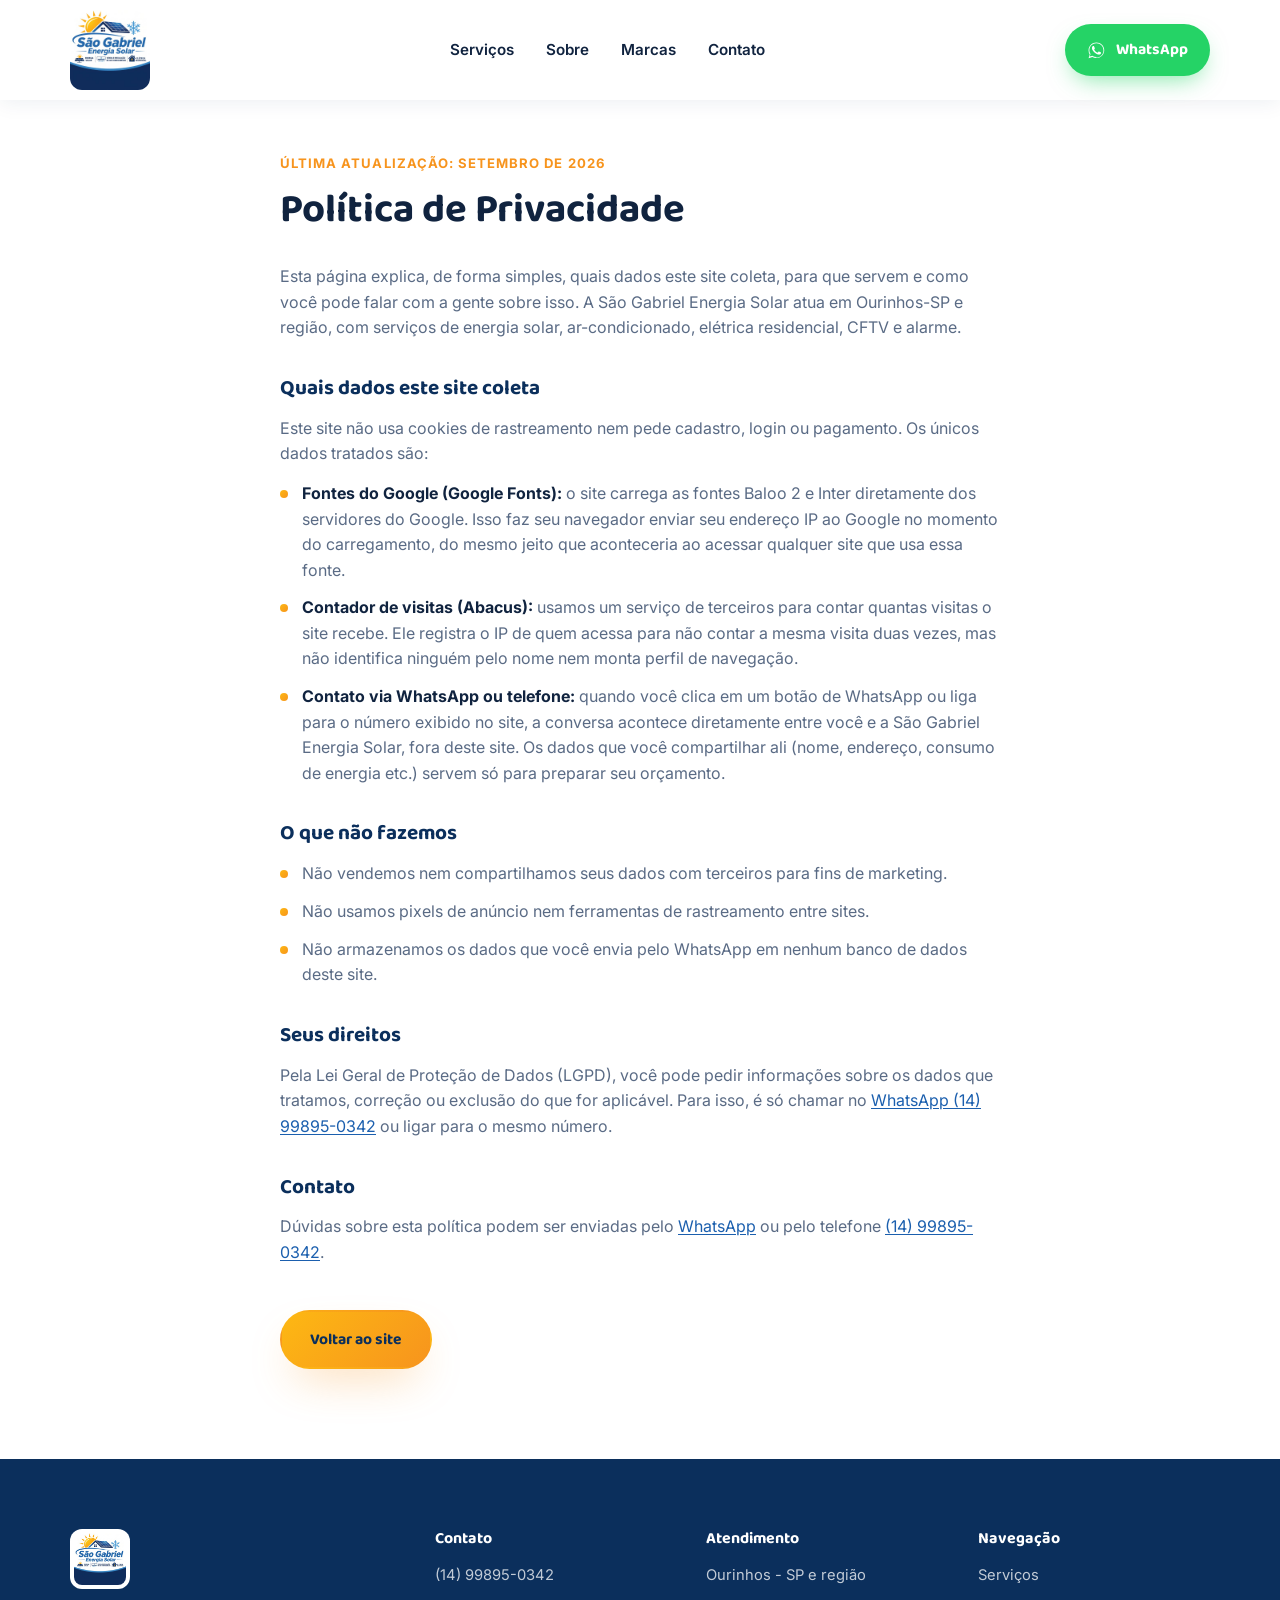
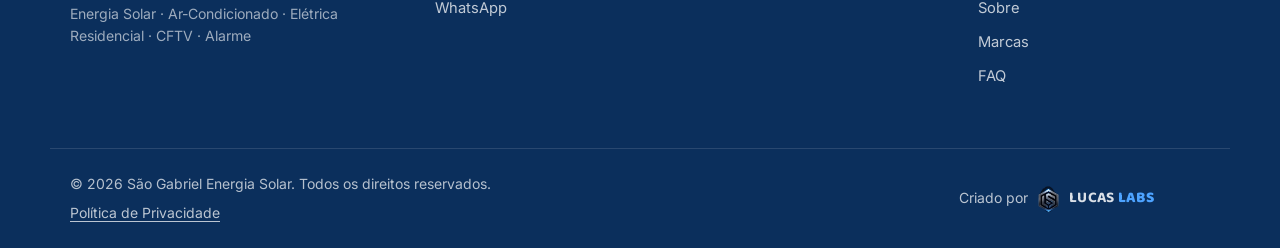
<file: privacidade.html>
<!DOCTYPE html>
<html lang="pt-BR">
<head>
<meta charset="UTF-8">
<meta name="viewport" content="width=device-width, initial-scale=1.0">
<title>Política de Privacidade | São Gabriel Energia Solar</title>
<meta name="description" content="Política de privacidade da São Gabriel Energia Solar: quais dados são coletados neste site, para que servem e como você pode exercer seus direitos.">
<meta name="robots" content="noindex">
<link rel="canonical" href="https://saogabrielrm.com.br/privacidade.html">
<link rel="icon" type="image/png" sizes="32x32" href="images/favicon-32.png">
<link rel="preconnect" href="https://fonts.googleapis.com">
<link rel="preconnect" href="https://fonts.gstatic.com" crossorigin>
<link href="https://fonts.googleapis.com/css2?family=Baloo+2:wght@600;700;800&family=Inter:wght@400;500;600;700&display=swap" rel="stylesheet">
<link rel="stylesheet" href="css/style.css">
</head>
<body>

<a href="#conteudo" class="skip-link">Pular para o conteúdo</a>

<!-- ===== HEADER ===== -->
<header class="header" id="header">
  <div class="container header__inner">
    <a href="index.html" class="header__brand">
      <img src="images/logo.jpg" alt="São Gabriel Energia Solar" class="header__logo">
    </a>
    <nav class="header__nav" id="nav">
      <a href="index.html#servicos" class="nav__link">Serviços</a>
      <a href="index.html#sobre" class="nav__link">Sobre</a>
      <a href="index.html#marcas" class="nav__link">Marcas</a>
      <a href="index.html#contato" class="nav__link">Contato</a>
    </nav>
    <div class="header__actions">
      <a href="https://wa.me/5514998950342?text=Ol%C3%A1!%20Vi%20o%20site%20da%20S%C3%A3o%20Gabriel%20Energia%20Solar%20e%20quero%20saber%20mais%20sobre%20os%20servi%C3%A7os." target="_blank" rel="noopener" class="btn btn--cta">
        <svg class="icon" viewBox="0 0 24 24" fill="currentColor" aria-hidden="true"><path d="M17.5 14.4c-.3-.1-1.7-.9-2-1-.3-.1-.5-.1-.7.1-.2.3-.8 1-.9 1.2-.2.2-.3.2-.6.1-.3-.1-1.3-.5-2.4-1.5-.9-.8-1.5-1.8-1.7-2.1-.2-.3 0-.5.1-.6.1-.1.3-.3.4-.5.1-.2.2-.3.3-.5.1-.2 0-.4 0-.5C10 9 9.4 7.6 9.1 7c-.2-.5-.4-.5-.6-.5h-.5c-.2 0-.5.1-.7.3-.3.3-1 1-1 2.4s1 2.8 1.2 3c.1.2 2 3.1 4.9 4.3.7.3 1.2.5 1.6.6.7.2 1.3.2 1.8.1.5-.1 1.7-.7 1.9-1.4.2-.7.2-1.2.2-1.4-.1-.1-.3-.2-.6-.4z"/><path d="M12 2C6.5 2 2 6.5 2 12c0 1.9.5 3.7 1.5 5.3L2 22l4.8-1.5c1.5.8 3.2 1.3 5.2 1.3 5.5 0 10-4.5 10-10S17.5 2 12 2zm0 18.3c-1.7 0-3.4-.5-4.8-1.3l-.3-.2-3.4 1 1-3.3-.2-.3C3.5 15 3 13.5 3 12c0-5 4-9 9-9s9 4 9 9-4 9-9 9.3z"/></svg>
        <span>WhatsApp</span>
      </a>
    </div>
    <button class="header__burger" id="burger" aria-label="Abrir menu" aria-expanded="false">
      <span></span><span></span><span></span>
    </button>
  </div>
</header>

<div class="nav-backdrop" id="navBackdrop"></div>

<!-- ===== CONTEÚDO ===== -->
<section class="legal" id="conteudo">
  <div class="container legal__wrap">
    <span class="eyebrow">Última atualização: setembro de 2026</span>
    <h1 class="section-title">Política de Privacidade</h1>

    <p>Esta página explica, de forma simples, quais dados este site coleta, para que servem e como você pode falar com a gente sobre isso. A São Gabriel Energia Solar atua em Ourinhos-SP e região, com serviços de energia solar, ar-condicionado, elétrica residencial, CFTV e alarme.</p>

    <h2>Quais dados este site coleta</h2>
    <p>Este site não usa cookies de rastreamento nem pede cadastro, login ou pagamento. Os únicos dados tratados são:</p>
    <ul class="legal__list">
      <li><strong>Fontes do Google (Google Fonts):</strong> o site carrega as fontes Baloo 2 e Inter diretamente dos servidores do Google. Isso faz seu navegador enviar seu endereço IP ao Google no momento do carregamento, do mesmo jeito que aconteceria ao acessar qualquer site que usa essa fonte.</li>
      <li><strong>Contador de visitas (Abacus):</strong> usamos um serviço de terceiros para contar quantas visitas o site recebe. Ele registra o IP de quem acessa para não contar a mesma visita duas vezes, mas não identifica ninguém pelo nome nem monta perfil de navegação.</li>
      <li><strong>Contato via WhatsApp ou telefone:</strong> quando você clica em um botão de WhatsApp ou liga para o número exibido no site, a conversa acontece diretamente entre você e a São Gabriel Energia Solar, fora deste site. Os dados que você compartilhar ali (nome, endereço, consumo de energia etc.) servem só para preparar seu orçamento.</li>
    </ul>

    <h2>O que não fazemos</h2>
    <ul class="legal__list">
      <li>Não vendemos nem compartilhamos seus dados com terceiros para fins de marketing.</li>
      <li>Não usamos pixels de anúncio nem ferramentas de rastreamento entre sites.</li>
      <li>Não armazenamos os dados que você envia pelo WhatsApp em nenhum banco de dados deste site.</li>
    </ul>

    <h2>Seus direitos</h2>
    <p>Pela Lei Geral de Proteção de Dados (LGPD), você pode pedir informações sobre os dados que tratamos, correção ou exclusão do que for aplicável. Para isso, é só chamar no <a href="https://wa.me/5514998950342">WhatsApp (14) 99895-0342</a> ou ligar para o mesmo número.</p>

    <h2>Contato</h2>
    <p>Dúvidas sobre esta política podem ser enviadas pelo <a href="https://wa.me/5514998950342">WhatsApp</a> ou pelo telefone <a href="tel:+5514998950342">(14) 99895-0342</a>.</p>

    <a href="index.html" class="btn btn--primary legal__back">Voltar ao site</a>
  </div>
</section>

<!-- ===== FOOTER ===== -->
<footer class="footer">
  <div class="container footer__grid">
    <div class="footer__brand">
      <img src="images/logo.jpg" alt="São Gabriel Energia Solar" class="footer__logo">
      <p>Energia Solar · Ar-Condicionado · Elétrica Residencial · CFTV · Alarme</p>
    </div>
    <div class="footer__col">
      <h3>Contato</h3>
      <a href="tel:+5514998950342">(14) 99895-0342</a>
      <a href="https://wa.me/5514998950342" target="_blank" rel="noopener">WhatsApp</a>
    </div>
    <div class="footer__col">
      <h3>Atendimento</h3>
      <p>Ourinhos - SP e região</p>
    </div>
    <div class="footer__col">
      <h3>Navegação</h3>
      <a href="index.html#servicos">Serviços</a>
      <a href="index.html#sobre">Sobre</a>
      <a href="index.html#marcas">Marcas</a>
      <a href="index.html#faq">FAQ</a>
    </div>
  </div>
  <div class="footer__bottom">
    <div class="container footer__bottom-inner">
      <div class="footer__legal">
        <p>&copy; <span id="year"></span> São Gabriel Energia Solar. Todos os direitos reservados.</p>
        <p class="footer__privacy"><a href="privacidade.html">Política de Privacidade</a></p>
      </div>
      <a href="https://lucaslabs.vercel.app/" target="_blank" rel="noopener" class="footer__credit">
        <span>Criado por</span>
        <img src="images/logo-lucaslabs-icon.png" alt="" class="footer__credit-logo">
        <span class="footer__credit-name">LUCAS <b>LABS</b></span>
      </a>
    </div>
  </div>
</footer>

<script>
  document.getElementById('year').textContent = new Date().getFullYear();

  const header = document.getElementById('header');
  const burger = document.getElementById('burger');
  const nav = document.getElementById('nav');
  const navBackdrop = document.getElementById('navBackdrop');

  window.addEventListener('scroll', () => {
    header.classList.toggle('is-scrolled', window.scrollY > 30);
  }, { passive: true });

  function setNavOpen(isOpen) {
    nav.classList.toggle('open', isOpen);
    burger.classList.toggle('open', isOpen);
    burger.setAttribute('aria-expanded', String(isOpen));
    if (navBackdrop) navBackdrop.classList.toggle('open', isOpen);
  }

  burger.addEventListener('click', () => setNavOpen(!nav.classList.contains('open')));
  if (navBackdrop) navBackdrop.addEventListener('click', () => setNavOpen(false));
</script>
</body>
</html>
</file>
<file: css/style.css>
/* ===================================================================
   São Gabriel Energia Solar, folha de estilos
   =================================================================== */

:root {
  --blue-navy: #0b2f5c;
  --blue-royal: #1b5fae;
  --blue-light: #2c6cb0;
  --yellow: #fdb813;
  --orange: #f7941d;
  --white: #ffffff;
  --gray-bg: #f4f8fc;
  --text-dark: #10233f;
  --text-muted: #5a6b85;

  --gradient-sun: linear-gradient(135deg, var(--yellow), var(--orange));
  --gradient-blue: linear-gradient(135deg, var(--blue-royal), var(--blue-navy));

  --shadow-blue: 0 20px 45px -15px rgba(27, 95, 174, 0.45);
  --shadow-orange: 0 20px 45px -15px rgba(247, 148, 29, 0.4);

  --radius: 20px;
  --container: 1180px;

  --font-head: "Baloo 2", "Poppins", sans-serif;
  --font-body: "Inter", system-ui, sans-serif;
}

* { box-sizing: border-box; margin: 0; padding: 0; }

html { scroll-behavior: smooth; }

body {
  font-family: var(--font-body);
  color: var(--text-dark);
  background: var(--white);
  overflow-x: hidden;
  line-height: 1.6;
}

img { max-width: 100%; display: block; }

a { color: inherit; text-decoration: none; }

ul { list-style: none; }

h1, h2, h3, h4 { font-family: var(--font-head); font-weight: 700; line-height: 1.2; }

.container {
  width: 100%;
  max-width: var(--container);
  margin: 0 auto;
  padding: 0 20px;
}

.icon { width: 1em; height: 1em; }

/* pular para o conteúdo: invisível até receber foco por teclado */
.skip-link {
  position: absolute;
  top: -100px;
  left: 20px;
  z-index: 1000;
  background: var(--blue-navy);
  color: var(--white);
  padding: 12px 20px;
  border-radius: 8px;
  font-weight: 600;
  transition: top 0.2s ease;
}
.skip-link:focus { top: 20px; }

/* anel de foco consistente para navegação por teclado, sitewide */
a:focus-visible,
button:focus-visible,
input:focus-visible {
  outline: 3px solid var(--yellow);
  outline-offset: 2px;
  border-radius: 4px;
}

/* ---------- scroll animation hooks ----------
   .reveal e .parallax-el nao levam estado inicial no CSS: o script.js
   define opacity/transform via GSAP so, entao sem JS ou com
   prefers-reduced-motion o conteudo aparece normal, no fluxo do documento. */

/* ---------- barra de progresso de leitura ---------- */
.scroll-progress {
  position: fixed;
  top: 0; left: 0;
  width: 100%; height: 4px;
  background: var(--gradient-sun);
  transform: scaleX(0);
  transform-origin: 0 0;
  z-index: 600;
  will-change: transform;
}

/* ---------- buttons ---------- */
.btn {
  display: inline-flex;
  align-items: center;
  gap: 10px;
  padding: 15px 28px;
  border-radius: 50px;
  font-family: var(--font-head);
  font-weight: 700;
  font-size: 0.98rem;
  border: 2px solid transparent;
  cursor: pointer;
  transition: transform 0.25s ease, box-shadow 0.25s ease, background 0.25s ease;
  white-space: nowrap;
}
.btn .icon { font-size: 1.2em; }
.btn--primary {
  background: var(--gradient-sun);
  color: var(--blue-navy);
  box-shadow: var(--shadow-orange);
}
.btn--primary:hover { transform: translateY(-3px); box-shadow: 0 25px 50px -15px rgba(247, 148, 29, 0.55); }
.btn--outline {
  background: rgba(255, 255, 255, 0.08);
  border-color: rgba(255, 255, 255, 0.6);
  color: var(--white);
  backdrop-filter: blur(6px);
}
.btn--outline:hover { background: rgba(255, 255, 255, 0.18); transform: translateY(-3px); }
.btn--cta {
  background: #25d366;
  color: var(--white);
  padding: 11px 20px;
  box-shadow: 0 10px 25px -8px rgba(37, 211, 102, 0.6);
}
.btn--cta:hover { transform: translateY(-2px); }
.btn--lg { padding: 18px 36px; font-size: 1.1rem; }

/* ===================================================================
   HEADER
   =================================================================== */
.header {
  position: fixed;
  top: 0; left: 0; right: 0;
  z-index: 500;
  background: rgba(255, 255, 255, 0.92);
  backdrop-filter: blur(10px);
  box-shadow: 0 2px 20px rgba(11, 47, 92, 0.08);
  transition: padding 0.3s ease;
}
.header__inner {
  display: flex;
  align-items: center;
  justify-content: space-between;
  gap: 20px;
  padding: 10px 20px;
  transition: padding 0.3s ease;
}
.header.is-scrolled .header__inner { padding: 6px 20px; }
.header__brand { display: flex; align-items: center; }
.header__logo {
  height: 80px;
  width: auto;
  border-radius: 12px;
  transition: height 0.35s cubic-bezier(0.4, 0, 0.2, 1);
}
.header.is-scrolled .header__logo { height: 46px; }
.header__nav {
  display: none;
  gap: 32px;
}
.nav__link {
  font-weight: 600;
  font-size: 0.95rem;
  color: var(--text-dark);
  position: relative;
  padding: 6px 0;
}
.nav__link::after {
  content: "";
  position: absolute;
  left: 0; bottom: 0;
  width: 0; height: 3px;
  background: var(--gradient-sun);
  border-radius: 3px;
  transition: width 0.25s ease;
}
.nav__link:hover::after { width: 100%; }

.header__burger {
  display: flex;
  flex-direction: column;
  justify-content: center;
  align-items: center;
  gap: 5px;
  width: 44px; height: 44px;
  background: none; border: none; cursor: pointer;
}
.header__burger span {
  width: 100%; height: 3px;
  background: var(--blue-navy);
  border-radius: 3px;
  transition: transform 0.3s ease, opacity 0.3s ease;
}
.header__burger.open span:nth-child(1) { transform: translateY(8px) rotate(45deg); }
.header__burger.open span:nth-child(2) { opacity: 0; }
.header__burger.open span:nth-child(3) { transform: translateY(-8px) rotate(-45deg); }

@media (min-width: 900px) {
  .header__nav { display: flex; }
  .header__burger { display: none; }
}

@media (max-width: 899px) {
  .header__nav {
    display: flex;
    position: fixed;
    z-index: 490;
    /* 100px = altura do header no topo da pagina (logo 80px + padding 10px*2);
       fica sempre abaixo dele, mesmo antes de rolar a pagina */
    top: 104px; right: 20px; left: 20px;
    background: var(--white);
    border-radius: var(--radius);
    box-shadow: 0 20px 50px rgba(11, 47, 92, 0.2);
    flex-direction: column;
    padding: 20px 24px;
    gap: 18px;
    transform: translateY(-20px);
    opacity: 0;
    pointer-events: none;
    transition: transform 0.3s ease, opacity 0.3s ease;
  }
  .header__nav.open { transform: translateY(0); opacity: 1; pointer-events: auto; }
  .header__actions .btn--cta span { display: none; }

  .nav-backdrop {
    position: fixed;
    inset: 0;
    z-index: 480;
    background: rgba(11, 47, 92, 0.55);
    opacity: 0;
    pointer-events: none;
    transition: opacity 0.3s ease;
  }
  .nav-backdrop.open { opacity: 1; pointer-events: auto; }
}
@media (min-width: 900px) {
  .nav-backdrop { display: none; }
}

/* ===================================================================
   HERO
   =================================================================== */
.hero {
  position: relative;
  min-height: 100vh;
  display: flex;
  align-items: center;
  overflow: hidden;
  padding-top: 90px;
}
.hero__bg { position: absolute; inset: 0; z-index: 0; overflow: hidden; }
.hero__img { width: 100%; height: 100%; object-fit: cover; will-change: transform; }
.hero__overlay {
  position: absolute; inset: 0;
  background:
    linear-gradient(180deg, rgba(11,47,92,0.75) 0%, rgba(11,47,92,0.55) 40%, rgba(11,47,92,0.92) 100%),
    linear-gradient(120deg, rgba(11,47,92,0.6), rgba(27,95,174,0.35));
}
.hero__blob {
  position: absolute;
  border-radius: 50%;
  filter: blur(60px);
  opacity: 0.5;
  z-index: 0;
}
.hero__blob--1 {
  width: 420px; height: 420px;
  background: var(--gradient-sun);
  top: -120px; right: -100px;
  opacity: 0.35;
}
.hero__blob--2 {
  width: 300px; height: 300px;
  background: var(--blue-light);
  bottom: -80px; left: -80px;
  opacity: 0.4;
}

.hero__content {
  position: relative;
  z-index: 2;
  color: var(--white);
  padding: 60px 20px 100px;
}
.badge {
  display: inline-block;
  background: rgba(255, 255, 255, 0.12);
  border: 1px solid rgba(255, 255, 255, 0.35);
  backdrop-filter: blur(6px);
  padding: 8px 18px;
  border-radius: 50px;
  font-size: 0.875rem;
  font-weight: 600;
  margin-bottom: 22px;
}
.hero__title {
  font-size: clamp(2.1rem, 6vw, 3.6rem);
  max-width: 820px;
  margin-bottom: 20px;
}
.text-yellow { color: var(--yellow); }

.sr-only {
  position: absolute;
  width: 1px; height: 1px;
  padding: 0; margin: -1px;
  overflow: hidden;
  clip: rect(0, 0, 0, 0);
  white-space: nowrap;
  border: 0;
}

.typewriter { display: inline-block; }
.typewriter-cursor {
  display: inline-block;
  width: 3px;
  height: 0.85em;
  margin-left: 4px;
  background: var(--yellow);
  vertical-align: -0.1em;
  animation: typewriter-blink 0.9s steps(1) infinite;
}
@keyframes typewriter-blink {
  0%, 49% { opacity: 1; }
  50%, 100% { opacity: 0; }
}
@media (prefers-reduced-motion: reduce) {
  .typewriter-cursor { animation: none; opacity: 1; }
}
.hero__subtitle {
  font-size: clamp(1rem, 2vw, 1.2rem);
  max-width: 620px;
  color: rgba(255, 255, 255, 0.88);
  margin-bottom: 34px;
}
.hero__cta { display: flex; flex-wrap: wrap; gap: 16px; margin-bottom: 44px; }
.hero__trust {
  display: flex;
  flex-wrap: wrap;
  gap: 18px 30px;
}
.trust__item {
  display: flex;
  align-items: center;
  gap: 8px;
  font-size: 0.9rem;
  font-weight: 600;
  color: rgba(255, 255, 255, 0.92);
}
.trust__item .icon { color: var(--yellow); font-size: 1.1em; }

.hero__scroll {
  position: absolute;
  bottom: 28px; left: 50%;
  transform: translateX(-50%);
  z-index: 2;
  color: var(--white);
  font-size: 1.6rem;
  animation: bounce 2.2s infinite;
  opacity: 0.85;
}
@keyframes bounce {
  0%, 100% { transform: translate(-50%, 0); }
  50% { transform: translate(-50%, 10px); }
}

/* ---------- section diagonal dividers ---------- */
.divider {
  position: relative;
  height: 70px;
  margin-top: -1px;
  background: var(--white);
}
.divider--down { clip-path: polygon(0 0, 100% 0, 100% 30%, 0 100%); background: var(--gray-bg); }
.divider--up { clip-path: polygon(0 30%, 100% 0, 100% 100%, 0 100%); background: var(--blue-navy); }

/* ===================================================================
   BRANDS STRIP
   =================================================================== */
.brands { background: var(--gray-bg); padding: 60px 0 70px; position: relative; overflow: hidden; }
.brands__blob {
  position: absolute;
  border-radius: 50%;
  filter: blur(70px);
  opacity: 0.35;
  pointer-events: none;
  z-index: 0;
}
.brands__blob--1 { width: 320px; height: 320px; background: var(--gradient-sun); top: -140px; left: 8%; }
.brands__blob--2 { width: 280px; height: 280px; background: var(--blue-light); bottom: -140px; right: 10%; }

.brands__label {
  position: relative;
  z-index: 1;
  text-align: center;
  font-weight: 600;
  color: var(--text-muted);
  margin-bottom: 34px;
  text-transform: uppercase;
  font-size: 0.875rem;
  letter-spacing: 0.06em;
}
.brands__row {
  position: relative;
  z-index: 1;
  display: flex;
  flex-wrap: wrap;
  align-items: center;
  justify-content: center;
  gap: 22px 24px;
}

/* chip em vidro liquido: translucido, com brilho no topo e borda fina */
.brand-chip {
  position: relative;
  display: flex;
  align-items: center;
  justify-content: center;
  width: 184px;
  height: 108px;
  border-radius: var(--radius);
  background: rgba(255, 255, 255, 0.5);
  backdrop-filter: blur(16px) saturate(160%);
  -webkit-backdrop-filter: blur(16px) saturate(160%);
  border: 1px solid rgba(255, 255, 255, 0.7);
  box-shadow:
    0 10px 30px -12px rgba(11, 47, 92, 0.25),
    inset 0 1px 0 rgba(255, 255, 255, 0.8);
  overflow: hidden;
  transition: background 0.3s ease, box-shadow 0.3s ease, border-color 0.3s ease;
}
.brand-chip::before {
  content: "";
  position: absolute;
  inset: 0;
  background: linear-gradient(135deg, rgba(255, 255, 255, 0.55) 0%, rgba(255, 255, 255, 0) 45%);
  pointer-events: none;
}
.brand-chip:hover {
  background: rgba(255, 255, 255, 0.72);
  border-color: rgba(255, 255, 255, 0.95);
  box-shadow:
    0 22px 48px -14px rgba(27, 95, 174, 0.4),
    inset 0 1px 0 rgba(255, 255, 255, 0.95);
}
/* translateY do hover fica a cargo do GSAP, mesmo motivo do .card/.step */

/* faixa de brilho que varre o chip no hover, controlada via GSAP (script.js) */
.brand-chip__shine {
  position: absolute;
  top: -60%; left: -35%;
  width: 35%; height: 220%;
  background: linear-gradient(105deg, rgba(255,255,255,0) 0%, rgba(255,255,255,0.75) 50%, rgba(255,255,255,0) 100%);
  pointer-events: none;
  z-index: 2;
}

.brand-chip img {
  position: relative;
  z-index: 1;
  height: 48px;
  width: auto;
  max-width: 80%;
  object-fit: contain;
  filter: grayscale(1) opacity(0.75);
  transition: filter 0.25s ease;
}
.brand-chip:hover img { filter: grayscale(0) opacity(1); }

/* ===================================================================
   SECTION HEADINGS (shared)
   =================================================================== */
.eyebrow {
  display: inline-block;
  font-weight: 700;
  color: var(--orange);
  text-transform: uppercase;
  letter-spacing: 0.08em;
  font-size: 0.82rem;
  margin-bottom: 12px;
}
.eyebrow--light { color: var(--yellow); }
.section-title {
  font-size: clamp(1.7rem, 4vw, 2.5rem);
  max-width: 700px;
  margin-bottom: 50px;
}
.section-title--light { color: var(--white); margin-bottom: 30px; }

/* ===================================================================
   SERVICES
   =================================================================== */
.services { padding: 90px 0 60px; background: var(--gray-bg); }
.services__grid {
  display: grid;
  grid-template-columns: 1fr;
  gap: 28px;
}
@media (min-width: 640px) { .services__grid { grid-template-columns: repeat(2, 1fr); } }
@media (min-width: 1000px) { .services__grid { grid-template-columns: repeat(3, 1fr); } }

.card {
  background: var(--white);
  border-radius: var(--radius);
  overflow: hidden;
  transition: box-shadow 0.35s ease;
}
/* hover (translateY) fica a cargo do GSAP: mesma propriedade "transform"
   usada na entrada por scroll, então não pode ter transição CSS própria */
.card--shadow-blue:hover { box-shadow: var(--shadow-blue); }
.card--shadow-orange:hover { box-shadow: var(--shadow-orange); }
.card__img { aspect-ratio: 4/3; overflow: hidden; }
.card__img img { width: 100%; height: 100%; object-fit: cover; transition: transform 0.5s ease; }
/* foto vertical de produto: mostra inteira, sem cortar, mesmo tamanho de card */
.card__img--contain { background: var(--white); }
.card__img--contain img { object-fit: contain; padding: 14px; }
.card:hover .card__img img { transform: scale(1.08); }
.card__body { padding: 26px; position: relative; }
.card__icon {
  position: absolute;
  top: -30px; right: 26px;
  width: 56px; height: 56px;
  border-radius: 16px;
  display: flex; align-items: center; justify-content: center;
  font-size: 1.5rem;
  color: var(--white);
  box-shadow: 0 12px 24px -8px rgba(0,0,0,0.3);
}
.card__icon--yellow { background: var(--gradient-sun); color: var(--blue-navy); }
.card__icon--blue { background: var(--gradient-blue); }
.card__body h3 { font-size: 1.25rem; margin-bottom: 10px; }
.card__body p { color: var(--text-muted); font-size: 0.95rem; }

.card--cta {
  background: var(--gradient-blue);
  color: var(--white);
  display: flex;
  align-items: center;
  justify-content: center;
  text-align: center;
}
.card--cta__inner { padding: 40px 30px; }
.card--cta h3 { font-size: 1.3rem; margin-bottom: 10px; }
.card--cta p { color: rgba(255,255,255,0.85); margin-bottom: 22px; font-size: 0.95rem; }

/* ===================================================================
   WHY / CALCULATOR
   =================================================================== */
.why { background: var(--blue-navy); color: var(--white); padding: 90px 0; position: relative; overflow: hidden; }
.why__grid {
  display: grid;
  grid-template-columns: 1fr;
  gap: 50px;
  align-items: start;
}
@media (min-width: 900px) { .why__grid { grid-template-columns: 1.1fr 0.9fr; } }

.why__list { display: flex; flex-direction: column; gap: 16px; margin-top: 10px; }
.why__list li {
  display: flex;
  align-items: flex-start;
  gap: 12px;
  font-size: 1.02rem;
  font-weight: 500;
}
.why__list .icon {
  flex-shrink: 0;
  margin-top: 3px;
  width: 24px; height: 24px;
  background: var(--gradient-sun);
  color: var(--blue-navy);
  border-radius: 50%;
  padding: 4px;
}

.why__calc {
  background: rgba(255, 255, 255, 0.06);
  border: 1px solid rgba(255, 255, 255, 0.15);
  backdrop-filter: blur(8px);
  border-radius: var(--radius);
  padding: 34px;
  box-shadow: var(--shadow-blue);
}
.why__calc h3 { font-size: 1.3rem; margin-bottom: 8px; }
.why__calc-desc { color: rgba(255,255,255,0.75); font-size: 0.92rem; margin-bottom: 22px; }
.why__calc label { display: block; font-size: 0.85rem; font-weight: 600; margin-bottom: 8px; color: rgba(255,255,255,0.85); }
.why__calc input {
  width: 100%;
  padding: 14px 16px;
  border-radius: 12px;
  border: none;
  font-size: 1.1rem;
  font-family: var(--font-head);
  font-weight: 700;
  margin-bottom: 22px;
  color: var(--blue-navy);
}
.why__calc input:focus { outline: 3px solid var(--yellow); }
.why__calc-result {
  background: rgba(255,255,255,0.08);
  border-radius: 16px;
  padding: 18px 20px;
  margin-bottom: 16px;
}
.calc-row { display: flex; justify-content: space-between; align-items: center; padding: 8px 0; font-size: 0.95rem; }
.calc-row strong { font-family: var(--font-head); font-size: 1.2rem; color: var(--yellow); }
.calc-row + .calc-row { border-top: 1px solid rgba(255,255,255,0.12); }
.why__calc-note { font-size: 0.875rem; color: rgba(255,255,255,0.72); }

/* ===================================================================
   STEPS
   =================================================================== */
.steps { padding: 90px 0; background: var(--white); }
.steps__grid {
  display: grid;
  grid-template-columns: 1fr;
  gap: 30px;
}
@media (min-width: 640px) { .steps__grid { grid-template-columns: repeat(2, 1fr); } }
@media (min-width: 1000px) { .steps__grid { grid-template-columns: repeat(4, 1fr); } }

.step {
  position: relative;
  background: var(--gray-bg);
  border-radius: var(--radius);
  padding: 34px 26px;
  border-top: 4px solid transparent;
  border-image: var(--gradient-sun) 1;
  transition: box-shadow 0.3s ease;
}
/* translateY do hover fica a cargo do GSAP, ver script.js */
.step:hover { box-shadow: var(--shadow-orange); }
.step__number {
  display: inline-flex;
  align-items: center; justify-content: center;
  width: 46px; height: 46px;
  border-radius: 50%;
  background: var(--gradient-blue);
  color: var(--white);
  font-family: var(--font-head);
  font-weight: 700;
  font-size: 1.2rem;
  margin-bottom: 18px;
}
.step h3 { font-size: 1.1rem; margin-bottom: 8px; }
.step p { color: var(--text-muted); font-size: 0.92rem; }

/* ===================================================================
   IMPACT (faixa com foto de usina solar, parallax)
   =================================================================== */
.impact {
  position: relative;
  min-height: 56vh;
  display: flex;
  align-items: center;
  justify-content: center;
  overflow: hidden;
}
.impact__bg { position: absolute; inset: 0; z-index: 0; overflow: hidden; }
.impact__img { width: 100%; height: 100%; object-fit: cover; will-change: transform; }
.impact__overlay {
  position: absolute; inset: 0;
  background: linear-gradient(180deg, rgba(11,47,92,0.85) 0%, rgba(11,47,92,0.65) 45%, rgba(11,47,92,0.85) 100%);
}
.impact__content {
  position: relative;
  z-index: 1;
  text-align: center;
  color: var(--white);
  padding: 70px 20px;
}
.impact__title {
  font-size: clamp(1.6rem, 4vw, 2.4rem);
  max-width: 760px;
  margin: 0 auto 16px;
}
.impact__subtitle {
  font-size: clamp(0.95rem, 1.6vw, 1.1rem);
  color: rgba(255,255,255,0.85);
  max-width: 520px;
  margin: 0 auto;
}

/* ===================================================================
   GALLERY
   =================================================================== */
.gallery { background: var(--gray-bg); padding: 90px 0; }
.gallery__grid {
  display: grid;
  grid-template-columns: repeat(2, 1fr);
  gap: 18px;
}
@media (min-width: 700px) { .gallery__grid { grid-template-columns: repeat(4, 1fr); } }
.gallery__item {
  border-radius: 16px;
  overflow: hidden;
  aspect-ratio: 1/1;
  box-shadow: 0 10px 30px -10px rgba(11,47,92,0.25);
  will-change: transform;
}
.gallery__item--big { grid-column: span 2; grid-row: span 2; aspect-ratio: 1/1; }
@media (max-width: 699px) { .gallery__item--big { grid-column: span 2; aspect-ratio: 16/10; } }
.gallery__item img {
  width: 100%; height: 100%; object-fit: cover;
  transition: transform 0.5s ease;
}
.gallery__item:hover img { transform: scale(1.1); }

/* ===================================================================
   ANTES E DEPOIS
   =================================================================== */
.results { background: var(--white); padding: 90px 0; }
.results__grid {
  display: grid;
  grid-template-columns: repeat(auto-fit, minmax(320px, 1fr));
  gap: 32px;
}
.results__pair {
  display: grid;
  grid-template-columns: 1fr 1fr;
  gap: 4px;
  background: var(--gray-bg);
  border-radius: var(--radius);
  padding: 12px;
  box-shadow: 0 10px 30px -10px rgba(11,47,92,0.2);
}
.results__photo {
  position: relative;
  aspect-ratio: 1/1;
  overflow: hidden;
  border-radius: 12px;
}
.results__photo:first-child { border-radius: 12px 0 0 12px; }
.results__photo:last-child { border-radius: 0 12px 12px 0; }
.results__photo img { width: 100%; height: 100%; object-fit: cover; display: block; }
.results__tag {
  position: absolute;
  top: 10px; left: 10px;
  z-index: 1;
  padding: 5px 14px;
  border-radius: 50px;
  font-family: var(--font-head);
  font-weight: 700;
  font-size: 0.78rem;
  color: var(--white);
  text-transform: uppercase;
  letter-spacing: 0.04em;
}
.results__tag--before { background: rgba(16, 35, 63, 0.72); }
.results__tag--after { background: var(--gradient-sun); color: var(--blue-navy); }
.results__caption {
  grid-column: 1 / -1;
  text-align: center;
  padding-top: 14px;
  font-weight: 600;
  color: var(--text-dark);
}

/* ===================================================================
   FAQ
   =================================================================== */
.faq { padding: 90px 0; background: var(--white); }
.faq__wrap { max-width: 820px; }
.faq__list { display: flex; flex-direction: column; gap: 14px; }
.faq__item {
  background: var(--gray-bg);
  border-radius: 16px;
  overflow: hidden;
}
.faq__question {
  width: 100%;
  display: flex;
  align-items: center;
  justify-content: space-between;
  gap: 16px;
  padding: 20px 24px;
  background: none;
  border: none;
  text-align: left;
  font-family: var(--font-head);
  font-weight: 600;
  font-size: 1rem;
  color: var(--text-dark);
  cursor: pointer;
}
.faq__chevron { color: var(--orange); transition: transform 0.3s ease; flex-shrink: 0; }
.faq__item.open .faq__chevron { transform: rotate(180deg); }
.faq__answer {
  max-height: 0;
  overflow: hidden;
  transition: max-height 0.35s ease, padding 0.35s ease;
  padding: 0 24px;
}
.faq__answer p { color: var(--text-muted); font-size: 0.95rem; padding-bottom: 0; }
.faq__item.open .faq__answer { max-height: 220px; padding: 0 24px 22px; }

/* ===================================================================
   FINAL CTA
   =================================================================== */
.final-cta {
  position: relative;
  background: var(--gradient-blue);
  padding: 100px 0;
  overflow: hidden;
  text-align: center;
}
.final-cta__blob {
  position: absolute;
  width: 500px; height: 500px;
  background: var(--gradient-sun);
  border-radius: 50%;
  filter: blur(90px);
  opacity: 0.3;
  top: -200px; left: 50%;
  transform: translateX(-50%);
}
.final-cta__content { position: relative; z-index: 1; color: var(--white); }
.final-cta__content h2 { font-size: clamp(1.8rem, 4vw, 2.6rem); margin-bottom: 16px; }
.final-cta__content p { color: rgba(255,255,255,0.85); max-width: 560px; margin: 0 auto 34px; font-size: 1.05rem; }
.final-cta__actions { display: flex; justify-content: center; }

/* ===================================================================
   PÁGINA LEGAL (política de privacidade)
   =================================================================== */
.legal { padding: 150px 0 90px; background: var(--white); }
.legal__wrap { max-width: 760px; }
.legal .eyebrow { color: var(--orange); }
.legal h1 { margin-bottom: 30px; }
.legal h2 {
  font-family: var(--font-head);
  font-size: 1.3rem;
  color: var(--blue-navy);
  margin: 36px 0 14px;
}
.legal p { color: var(--text-muted); font-size: 1rem; margin-bottom: 14px; }
.legal p a { color: var(--blue-royal); text-decoration: underline; text-underline-offset: 2px; }
.legal p a:hover { color: var(--blue-navy); }
.legal__list { display: flex; flex-direction: column; gap: 12px; margin-bottom: 14px; }
.legal__list li { color: var(--text-muted); font-size: 1rem; padding-left: 22px; position: relative; }
.legal__list li::before {
  content: "";
  position: absolute;
  left: 0; top: 9px;
  width: 8px; height: 8px;
  border-radius: 50%;
  background: var(--gradient-sun);
}
.legal__list strong { color: var(--text-dark); }
.legal__back { margin-top: 30px; }

/* ===================================================================
   FOOTER
   =================================================================== */
.footer { background: var(--blue-navy); color: rgba(255,255,255,0.85); padding: 70px 0 0; }
.footer__grid {
  display: grid;
  grid-template-columns: 1fr;
  gap: 40px;
  padding-bottom: 50px;
  border-bottom: 1px solid rgba(255,255,255,0.12);
}
@media (min-width: 700px) { .footer__grid { grid-template-columns: 1.4fr 1fr 1fr 1fr; } }
.footer__logo { height: 60px; border-radius: 12px; margin-bottom: 14px; background: var(--white); padding: 4px; }
.footer__brand p { font-size: 0.88rem; color: rgba(255,255,255,0.6); }
.footer__col h3 { font-family: var(--font-head); color: var(--white); font-size: 1rem; margin-bottom: 16px; }
.footer__col a, .footer__col p { display: block; font-size: 0.92rem; margin-bottom: 10px; color: rgba(255,255,255,0.75); }
.footer__col a:hover { color: var(--yellow); }
.footer__bottom {
  padding: 24px 0;
  font-size: 0.875rem;
  color: rgba(255,255,255,0.7);
}
.footer__bottom-inner {
  display: flex;
  flex-direction: column;
  align-items: center;
  gap: 14px;
  text-align: center;
}
@media (min-width: 700px) {
  .footer__bottom-inner { flex-direction: row; justify-content: space-between; padding-right: 76px; text-align: left; }
}
.footer__legal { display: flex; flex-direction: column; gap: 6px; align-items: center; }
@media (min-width: 700px) {
  .footer__legal { align-items: flex-start; }
}
.footer__credit {
  display: inline-flex;
  align-items: center;
  gap: 10px;
  color: rgba(255,255,255,0.72);
  font-size: 0.875rem;
  transition: color 0.25s ease;
}
.footer__credit:hover { color: rgba(255,255,255,0.9); }
.footer__credit-logo { height: 26px; width: auto; }
.footer__credit-name {
  font-family: var(--font-head);
  font-weight: 700;
  font-size: 0.95rem;
  letter-spacing: 0.02em;
  color: rgba(255, 255, 255, 0.85);
}
.footer__credit-name b { color: #4da3ff; font-weight: 800; }
.footer__credit:hover .footer__credit-name { color: #ffffff; }

.footer__privacy {
  font-size: 0.875rem;
}
.footer__privacy a {
  color: rgba(255, 255, 255, 0.72);
  text-decoration: underline;
  text-underline-offset: 3px;
}
.footer__privacy a:hover { color: var(--white); }

/* ---------- contador de visitas: odômetro mecânico ---------- */
.visit-odometer {
  display: inline-flex;
  align-items: center;
  gap: 7px;
  padding: 5px 12px 5px 6px;
  border-radius: 10px;
  background: linear-gradient(180deg, #123f75 0%, #0a2c56 100%);
  border: 1px solid rgba(253, 184, 19, 0.32);
  box-shadow:
    inset 0 1px 2px rgba(0, 0, 0, 0.4),
    inset 0 -1px 0 rgba(255, 255, 255, 0.06),
    0 2px 8px rgba(0, 0, 0, 0.25);
  white-space: nowrap;
}
.visit-odometer__eye {
  display: flex;
  align-items: center;
  justify-content: center;
  width: 18px;
  height: 18px;
  border-radius: 50%;
  background: rgba(0, 0, 0, 0.28);
  color: var(--yellow);
  flex-shrink: 0;
  box-shadow: inset 0 1px 2px rgba(0, 0, 0, 0.5);
}
.visit-odometer__eye .icon { width: 10px; height: 10px; }
.visit-odometer__digits {
  display: flex;
  gap: 1px;
  padding: 2px;
  background: rgba(0, 0, 0, 0.35);
  border-radius: 4px;
  box-shadow: inset 0 1px 3px rgba(0, 0, 0, 0.55);
}
.visit-odometer__digit {
  display: inline-flex;
  align-items: center;
  justify-content: center;
  min-width: 12px;
  height: 17px;
  background: #061f42;
  color: #f5f1e6;
  font-family: "Courier New", ui-monospace, monospace;
  font-weight: 700;
  font-size: 11px;
  font-variant-numeric: tabular-nums;
  border-radius: 2px;
  box-shadow: inset 0 1px 2px rgba(0, 0, 0, 0.65);
}
.visit-odometer__digit--sep {
  background: none;
  box-shadow: none;
  color: rgba(253, 184, 19, 0.6);
  min-width: 4px;
  align-items: flex-end;
  padding-bottom: 1px;
  font-size: 9px;
}
.visit-odometer__label {
  font-size: 0.6rem;
  font-weight: 700;
  letter-spacing: 0.14em;
  text-transform: uppercase;
  color: rgba(253, 184, 19, 0.75);
}

@keyframes visit-odometer-roll {
  0% { transform: translateY(-55%); opacity: 0.25; }
  55% { transform: translateY(8%); opacity: 1; }
  100% { transform: translateY(0); opacity: 1; }
}
.visit-odometer__digit.is-rolling { animation: visit-odometer-roll 0.4s cubic-bezier(0.22, 0.8, 0.32, 1); }

@media (max-width: 480px) {
  .visit-odometer { padding: 4px 10px 4px 5px; gap: 5px; }
  .visit-odometer__digit { min-width: 10px; height: 15px; font-size: 10px; }
  .visit-odometer__label { font-size: 0.55rem; }
}

/* ===================================================================
   FLOATING WHATSAPP
   =================================================================== */
.whatsapp-float {
  position: fixed;
  bottom: 24px; right: 24px;
  width: 60px; height: 60px;
  background: #25d366;
  color: var(--white);
  border-radius: 50%;
  display: flex; align-items: center; justify-content: center;
  font-size: 1.8rem;
  box-shadow: 0 10px 30px -8px rgba(37, 211, 102, 0.7);
  z-index: 400;
  animation: pulse 2.4s ease-out 3;
}
.whatsapp-float:hover { transform: scale(1.08); }
@keyframes pulse {
  0% { box-shadow: 0 0 0 0 rgba(37, 211, 102, 0.55), 0 10px 30px -8px rgba(37,211,102,0.7); }
  70% { box-shadow: 0 0 0 16px rgba(37, 211, 102, 0), 0 10px 30px -8px rgba(37,211,102,0.7); }
  100% { box-shadow: 0 0 0 0 rgba(37, 211, 102, 0), 0 10px 30px -8px rgba(37,211,102,0.7); }
}

/* ===================================================================
   PREFERÊNCIA POR MENOS MOVIMENTO
   =================================================================== */
@media (prefers-reduced-motion: reduce) {
  html { scroll-behavior: auto; }
  .hero__scroll, .whatsapp-float { animation: none; }
  .visit-odometer__digit.is-rolling { animation: none; }
}
</file>
